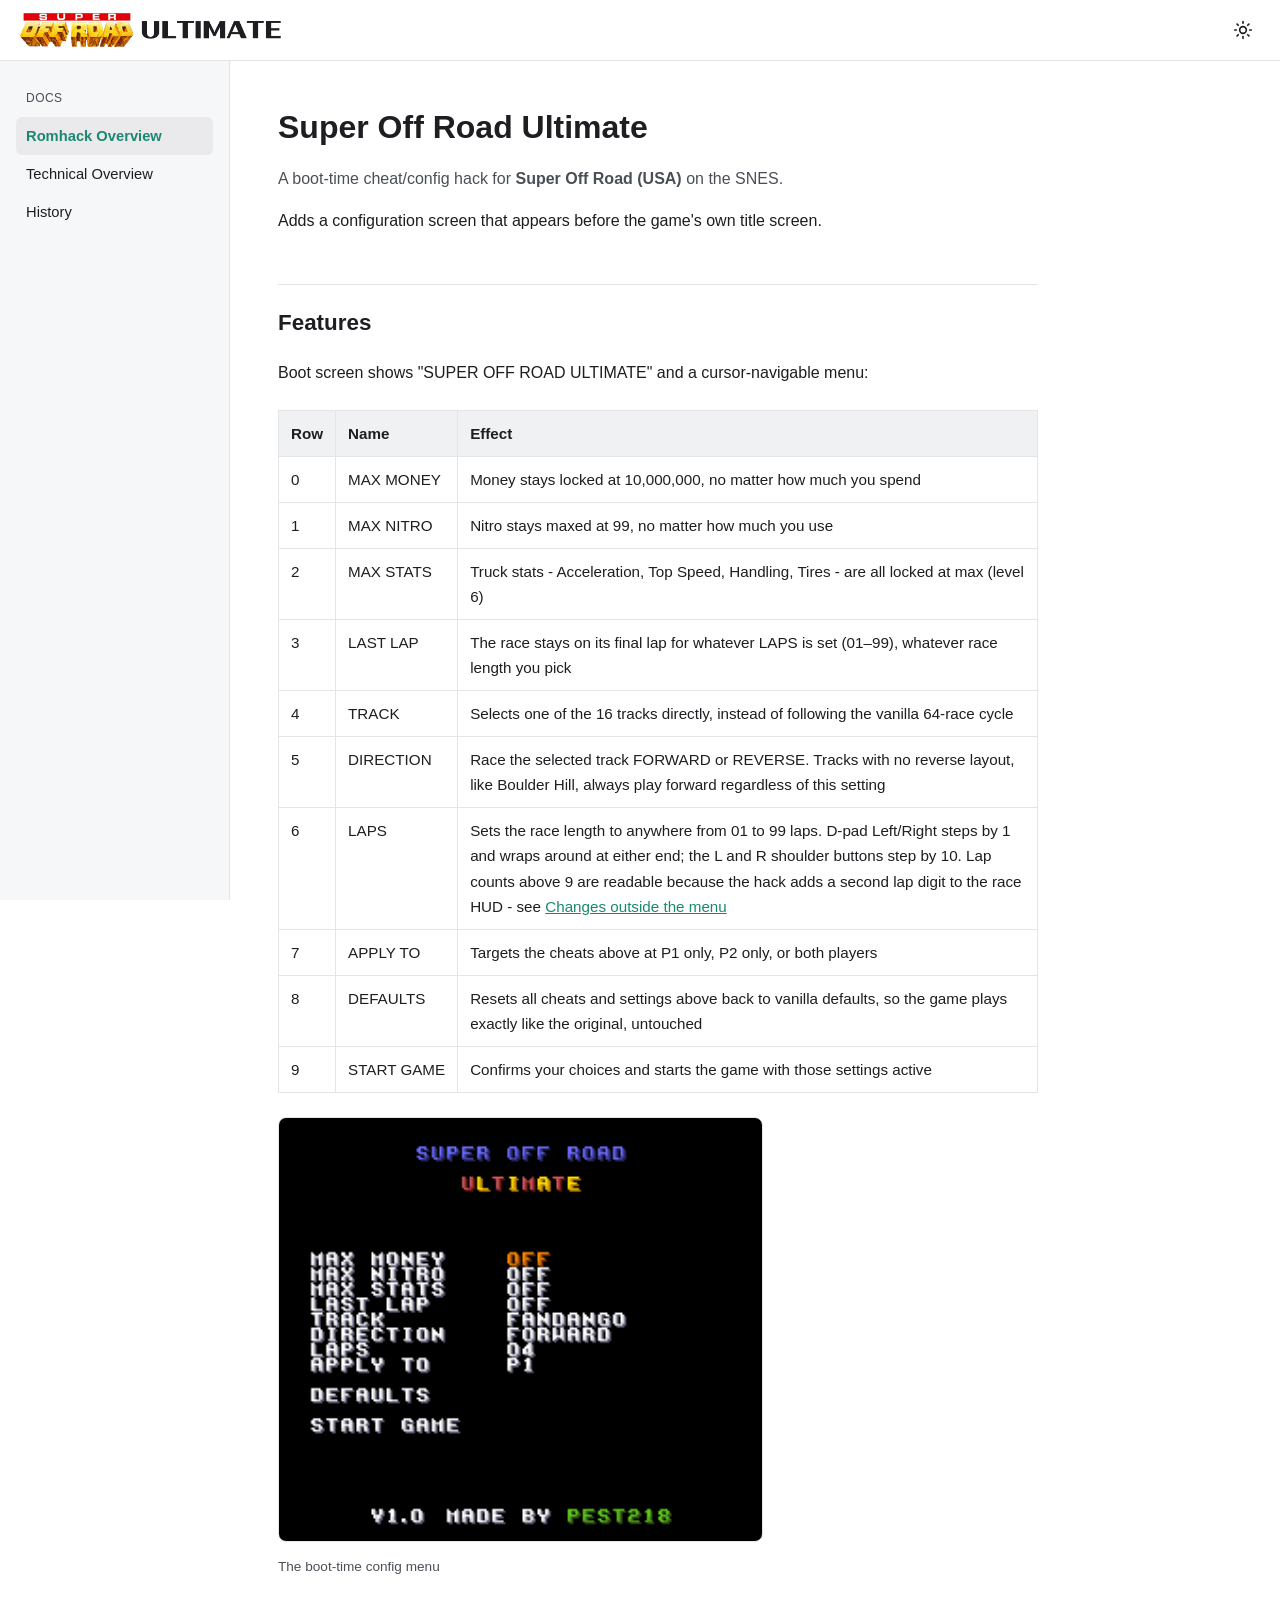
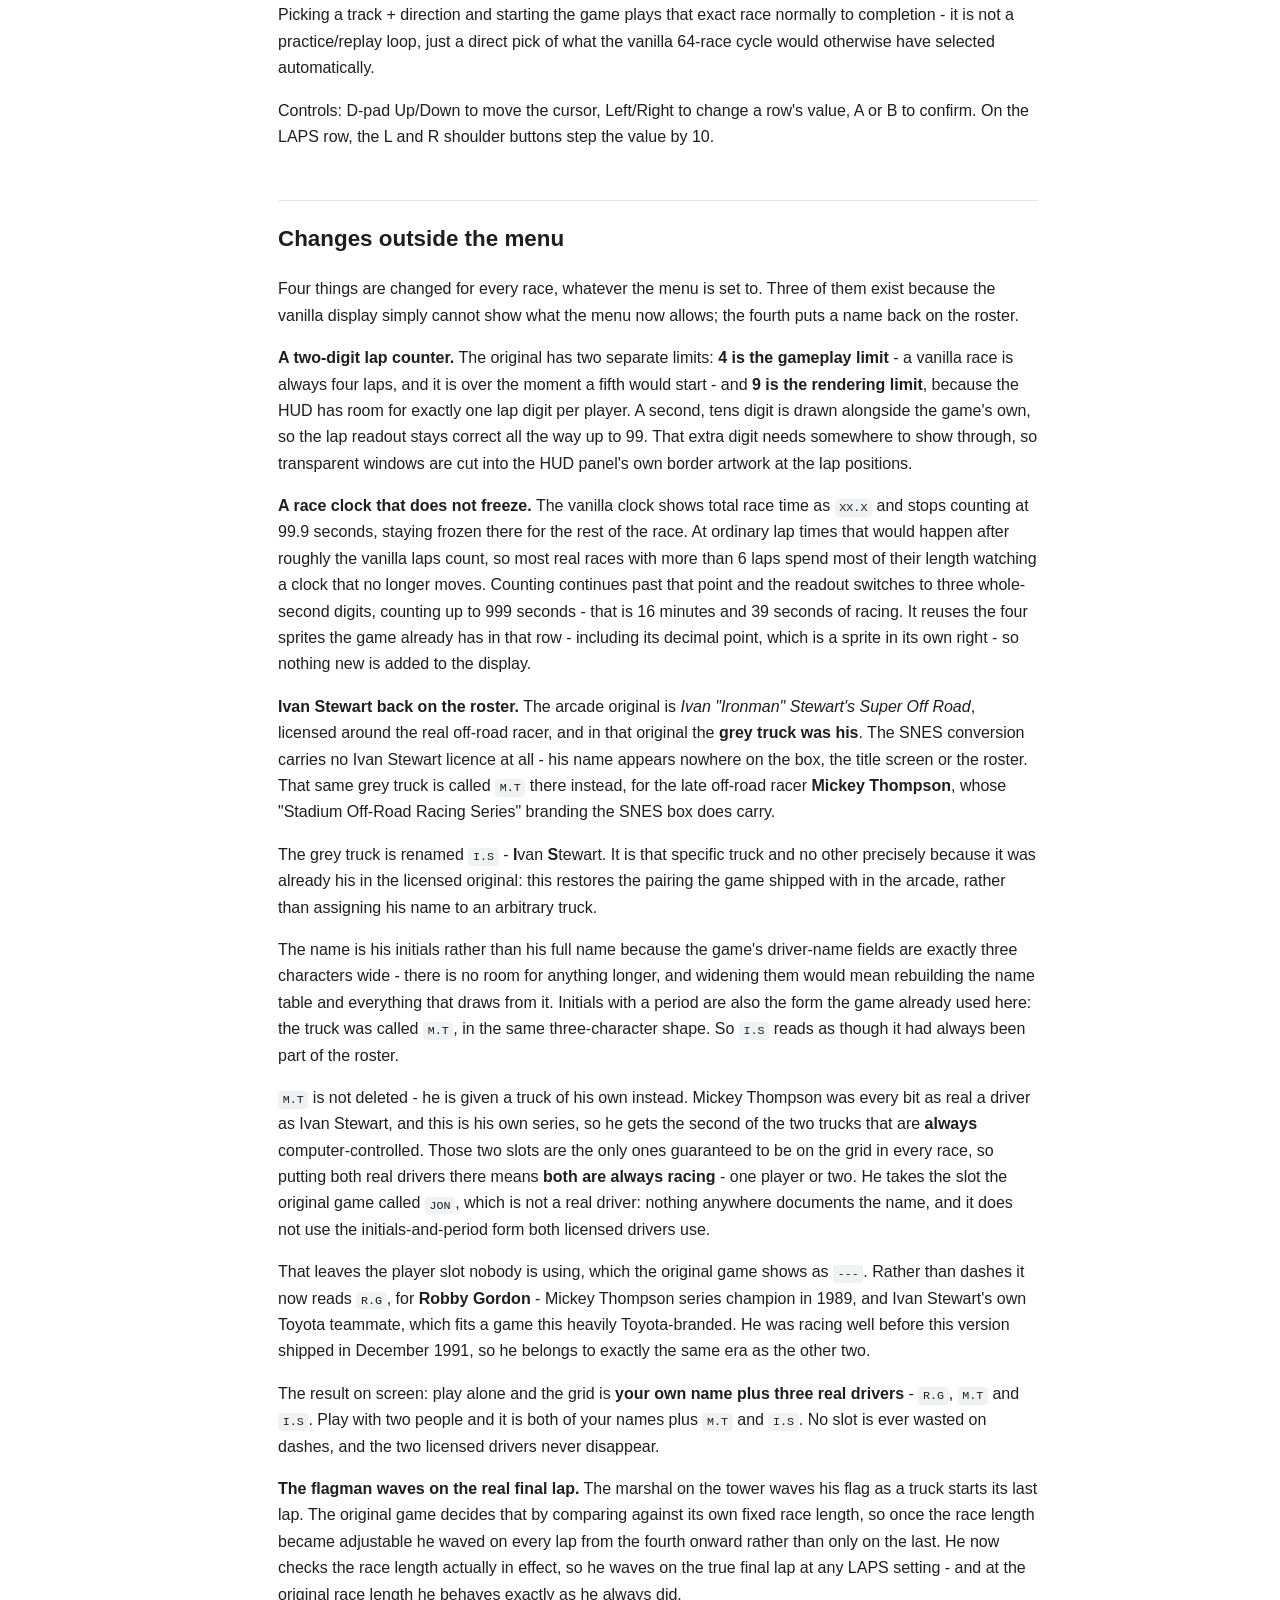
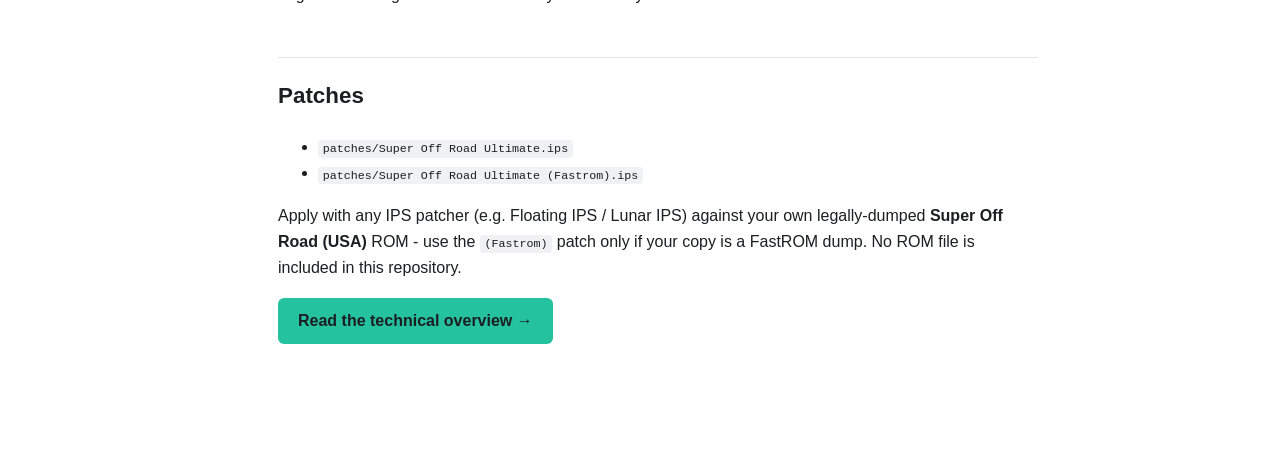
<file: index.html>
<!doctype html>
<html lang="en">
<head>
<meta charset="utf-8">
<meta name="viewport" content="width=device-width, initial-scale=1">
<title>Super Off Road Ultimate</title>
<link rel="stylesheet" href="css/style.css">
<script src="js/theme-toggle.js"></script>
</head>
<body>
<header class="navbar">
  <div class="navbar-inner">
    <a class="navbar-brand" href="index.html" aria-label="Super Off Road Ultimate">
      <img class="navbar-logo logo-light" src="assets/img/logo-header-light.png" alt="Super Off Road Ultimate">
      <img class="navbar-logo logo-dark" src="assets/img/logo-header-dark.png" alt="Super Off Road Ultimate">
    </a>
    <div class="navbar-right">
      <button class="theme-toggle" aria-label="Toggle dark mode">
        <svg class="icon-sun" viewBox="0 0 24 24" fill="none" stroke="currentColor" stroke-width="2" stroke-linecap="round"><circle cx="12" cy="12" r="4"/><path d="M12 2v2M12 20v2M4.93 4.93l1.41 1.41M17.66 17.66l1.41 1.41M2 12h2M20 12h2M4.93 19.07l1.41-1.41M17.66 6.34l1.41-1.41"/></svg>
        <svg class="icon-moon" viewBox="0 0 24 24" fill="currentColor"><path d="M21 12.79A9 9 0 1111.21 3 7 7 0 0021 12.79z"/></svg>
      </button>
    </div>
  </div>
</header>

<div class="layout">
  <nav class="sidebar">
    <div class="sidebar-label">Docs</div>
    <a href="index.html" aria-current="page">Romhack Overview</a>
    <a href="pages/technical-overview.html">Technical Overview</a>
    <a href="pages/history.html">History</a>
  </nav>

  <main>
  <div class="doc-content">
    <h1>Super Off Road Ultimate</h1>
    <p class="tagline">A boot-time cheat/config hack for <strong>Super Off Road (USA)</strong> on the SNES.</p>

    <p>Adds a configuration screen that appears before the game's own title screen.</p>

    <h2>Features</h2>
    <p>Boot screen shows "SUPER OFF ROAD ULTIMATE" and a cursor-navigable menu:</p>

    <table class="menu-table">
      <thead>
        <tr><th>Row</th><th>Name</th><th>Effect</th></tr>
      </thead>
      <tbody>
        <tr><td>0</td><td>MAX MONEY</td><td>Money stays locked at 10,000,000, no matter how much you spend</td></tr>
        <tr><td>1</td><td>MAX NITRO</td><td>Nitro stays maxed at 99, no matter how much you use</td></tr>
        <tr><td>2</td><td>MAX STATS</td><td>Truck stats - Acceleration, Top Speed, Handling, Tires - are all locked at max (level 6)</td></tr>
        <tr><td>3</td><td>LAST LAP</td><td>The race stays on its final lap for whatever LAPS is set (01–99), whatever race length you pick</td></tr>
        <tr><td>4</td><td>TRACK</td><td>Selects one of the 16 tracks directly, instead of following the vanilla 64-race cycle</td></tr>
        <tr><td>5</td><td>DIRECTION</td><td>Race the selected track FORWARD or REVERSE. Tracks with no reverse layout, like Boulder Hill, always play forward regardless of this setting</td></tr>
        <tr><td>6</td><td>LAPS</td><td>Sets the race length to anywhere from 01 to 99 laps. D-pad Left/Right steps by 1 and wraps around at either end; the L and R shoulder buttons step by 10. Lap counts above 9 are readable because the hack adds a second lap digit to the race HUD - see <a href="#outside-menu">Changes outside the menu</a></td></tr>
        <tr><td>7</td><td>APPLY TO</td><td>Targets the cheats above at P1 only, P2 only, or both players</td></tr>
        <tr><td>8</td><td>DEFAULTS</td><td>Resets all cheats and settings above back to vanilla defaults, so the game plays exactly like the original, untouched</td></tr>
        <tr><td>9</td><td>START GAME</td><td>Confirms your choices and starts the game with those settings active</td></tr>
      </tbody>
    </table>

    <figure>
      <img src="assets/img/boot-menu-v3.png" alt="Super Off Road Ultimate boot-time config menu, with LAPS showing a two-digit value" style="width:100%;max-width:485px;border-radius:8px;border:1px solid var(--border);">
      <figcaption>The boot-time config menu</figcaption>
    </figure>

    <p>Picking a track + direction and starting the game plays that exact race normally to completion - it is not a practice/replay loop, just a direct pick of what the vanilla 64-race cycle would otherwise have selected automatically.</p>

    <p>Controls: D-pad Up/Down to move the cursor, Left/Right to change a row's value, A or B to confirm. On the LAPS row, the L and R shoulder buttons step the value by 10.</p>

    <h2 id="outside-menu">Changes outside the menu</h2>
    <p>Four things are changed for every race, whatever the menu is set to. Three of them exist because the vanilla display simply cannot show what the menu now allows; the fourth puts a name back on the roster.</p>

    <p><strong>A two-digit lap counter.</strong> The original has two separate limits: <strong>4 is the gameplay limit</strong> - a vanilla race is always four laps, and it is over the moment a fifth would start - and <strong>9 is the rendering limit</strong>, because the HUD has room for exactly one lap digit per player. A second, tens digit is drawn alongside the game's own, so the lap readout stays correct all the way up to 99. That extra digit needs somewhere to show through, so transparent windows are cut into the HUD panel's own border artwork at the lap positions.</p>

    <p><strong>A race clock that does not freeze.</strong> The vanilla clock shows total race time as <code>XX.X</code> and stops counting at 99.9 seconds, staying frozen there for the rest of the race. At ordinary lap times that would happen after roughly the vanilla laps count, so most real races with more than 6 laps spend most of their length watching a clock that no longer moves. Counting continues past that point and the readout switches to three whole-second digits, counting up to 999 seconds - that is 16 minutes and 39 seconds of racing. It reuses the four sprites the game already has in that row - including its decimal point, which is a sprite in its own right - so nothing new is added to the display.</p>

    <p><strong>Ivan Stewart back on the roster.</strong> The arcade original is <em>Ivan "Ironman" Stewart's Super Off Road</em>, licensed around the real off-road racer, and in that original the <strong>grey truck was his</strong>. The SNES conversion carries no Ivan Stewart licence at all - his name appears nowhere on the box, the title screen or the roster. That same grey truck is called <code>M.T</code> there instead, for the late off-road racer <strong>Mickey Thompson</strong>, whose "Stadium Off-Road Racing Series" branding the SNES box does carry.</p>
    <p>The grey truck is renamed <code>I.S</code> - <strong>I</strong>van <strong>S</strong>tewart. It is that specific truck and no other precisely because it was already his in the licensed original: this restores the pairing the game shipped with in the arcade, rather than assigning his name to an arbitrary truck.</p>
    <p>The name is his initials rather than his full name because the game's driver-name fields are exactly three characters wide - there is no room for anything longer, and widening them would mean rebuilding the name table and everything that draws from it. Initials with a period are also the form the game already used here: the truck was called <code>M.T</code>, in the same three-character shape. So <code>I.S</code> reads as though it had always been part of the roster.</p>
    <p><code>M.T</code> is not deleted - he is given a truck of his own instead. Mickey Thompson was every bit as real a driver as Ivan Stewart, and this is his own series, so he gets the second of the two trucks that are <strong>always</strong> computer-controlled. Those two slots are the only ones guaranteed to be on the grid in every race, so putting both real drivers there means <strong>both are always racing</strong> - one player or two. He takes the slot the original game called <code>JON</code>, which is not a real driver: nothing anywhere documents the name, and it does not use the initials-and-period form both licensed drivers use.</p>
    <p>That leaves the player slot nobody is using, which the original game shows as <code>---</code>. Rather than dashes it now reads <code>R.G</code>, for <strong>Robby Gordon</strong> - Mickey Thompson series champion in 1989, and Ivan Stewart's own Toyota teammate, which fits a game this heavily Toyota-branded. He was racing well before this version shipped in December 1991, so he belongs to exactly the same era as the other two.</p>
    <p>The result on screen: play alone and the grid is <strong>your own name plus three real drivers</strong> - <code>R.G</code>, <code>M.T</code> and <code>I.S</code>. Play with two people and it is both of your names plus <code>M.T</code> and <code>I.S</code>. No slot is ever wasted on dashes, and the two licensed drivers never disappear.</p>

    <p><strong>The flagman waves on the real final lap.</strong> The marshal on the tower waves his flag as a truck starts its last lap. The original game decides that by comparing against its own fixed race length, so once the race length became adjustable he waved on every lap from the fourth onward rather than only on the last. He now checks the race length actually in effect, so he waves on the true final lap at any LAPS setting - and at the original race length he behaves exactly as he always did.</p>

    <h2>Patches</h2>
    <ul>
      <li><code>patches/Super Off Road Ultimate.ips</code></li>
      <li><code>patches/Super Off Road Ultimate (Fastrom).ips</code></li>
    </ul>
    <p>Apply with any IPS patcher (e.g. Floating IPS / Lunar IPS) against your own legally-dumped <strong>Super Off Road (USA)</strong> ROM - use the <code>(Fastrom)</code> patch only if your copy is a FastROM dump. No ROM file is included in this repository.</p>

    <p><a class="button" href="pages/technical-overview.html">Read the technical overview →</a></p>
  </div>
  </main>
</div>
</body>
</html>
</file>
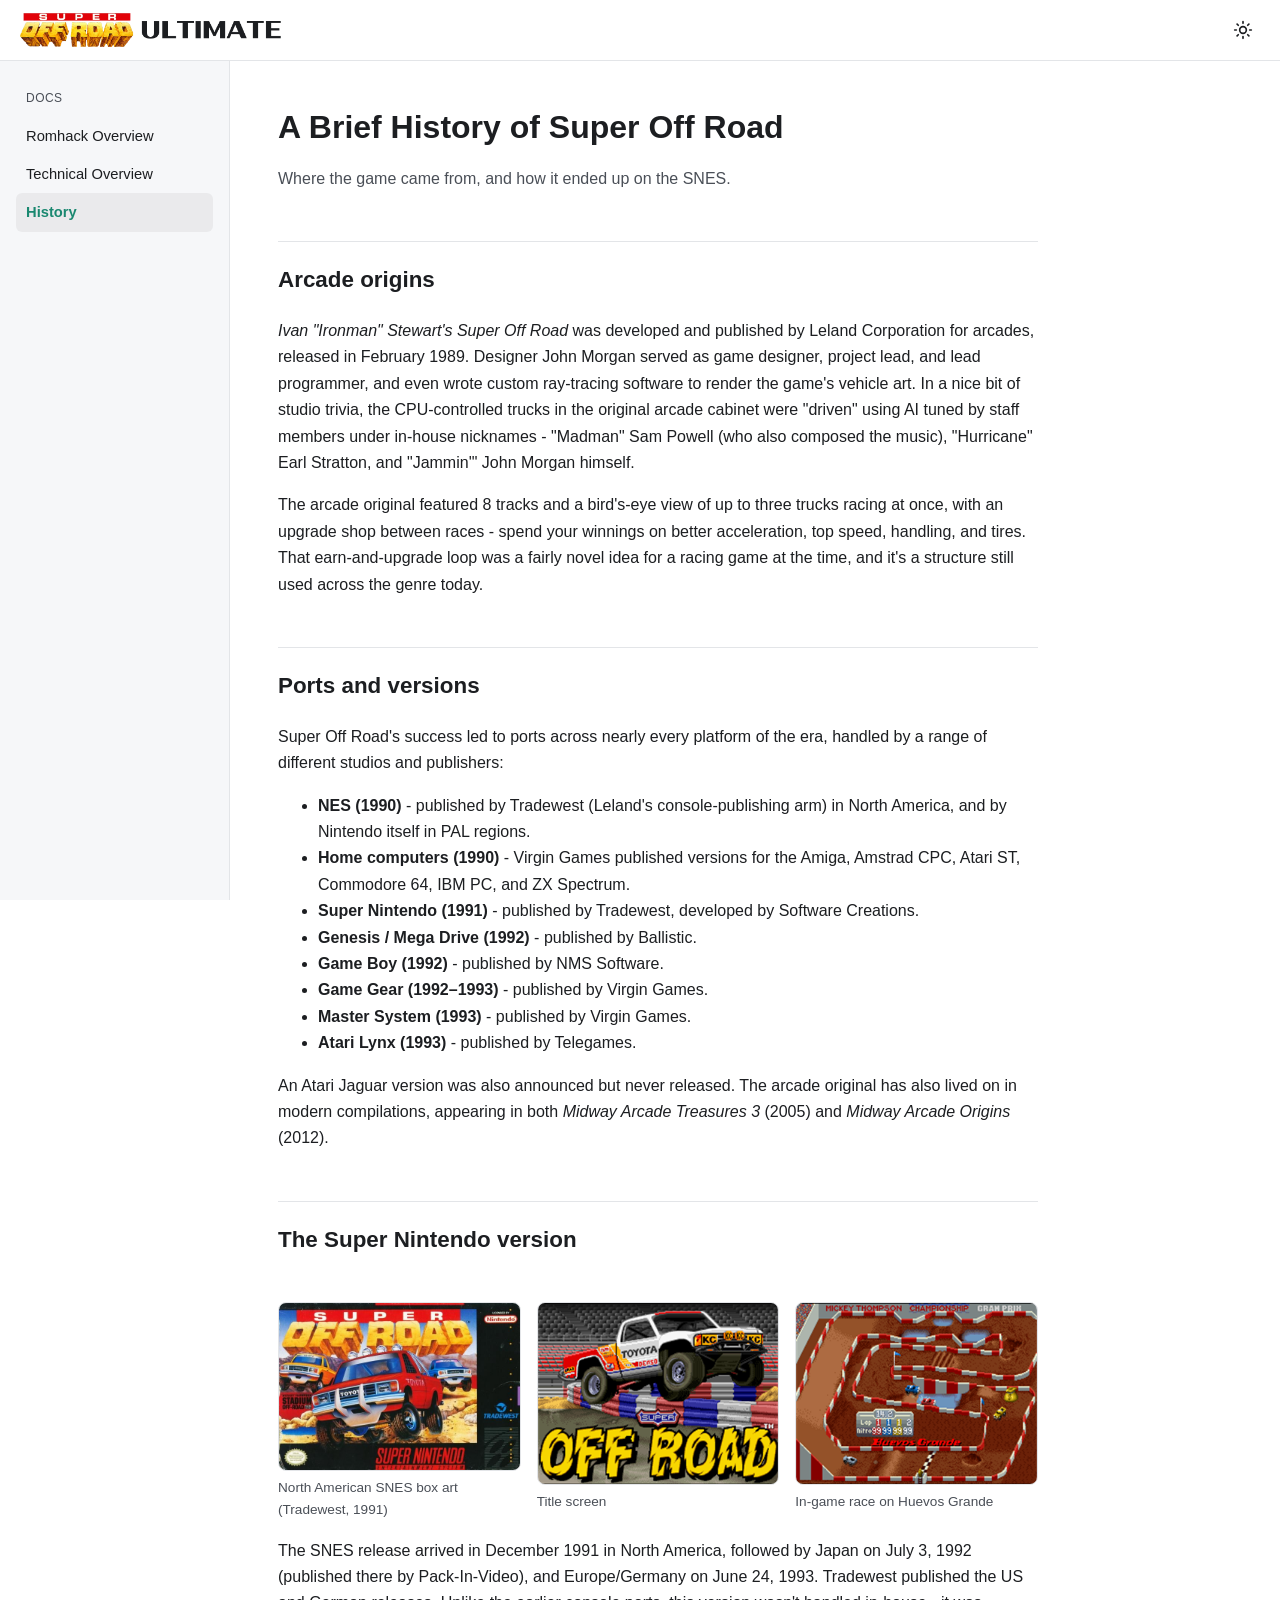
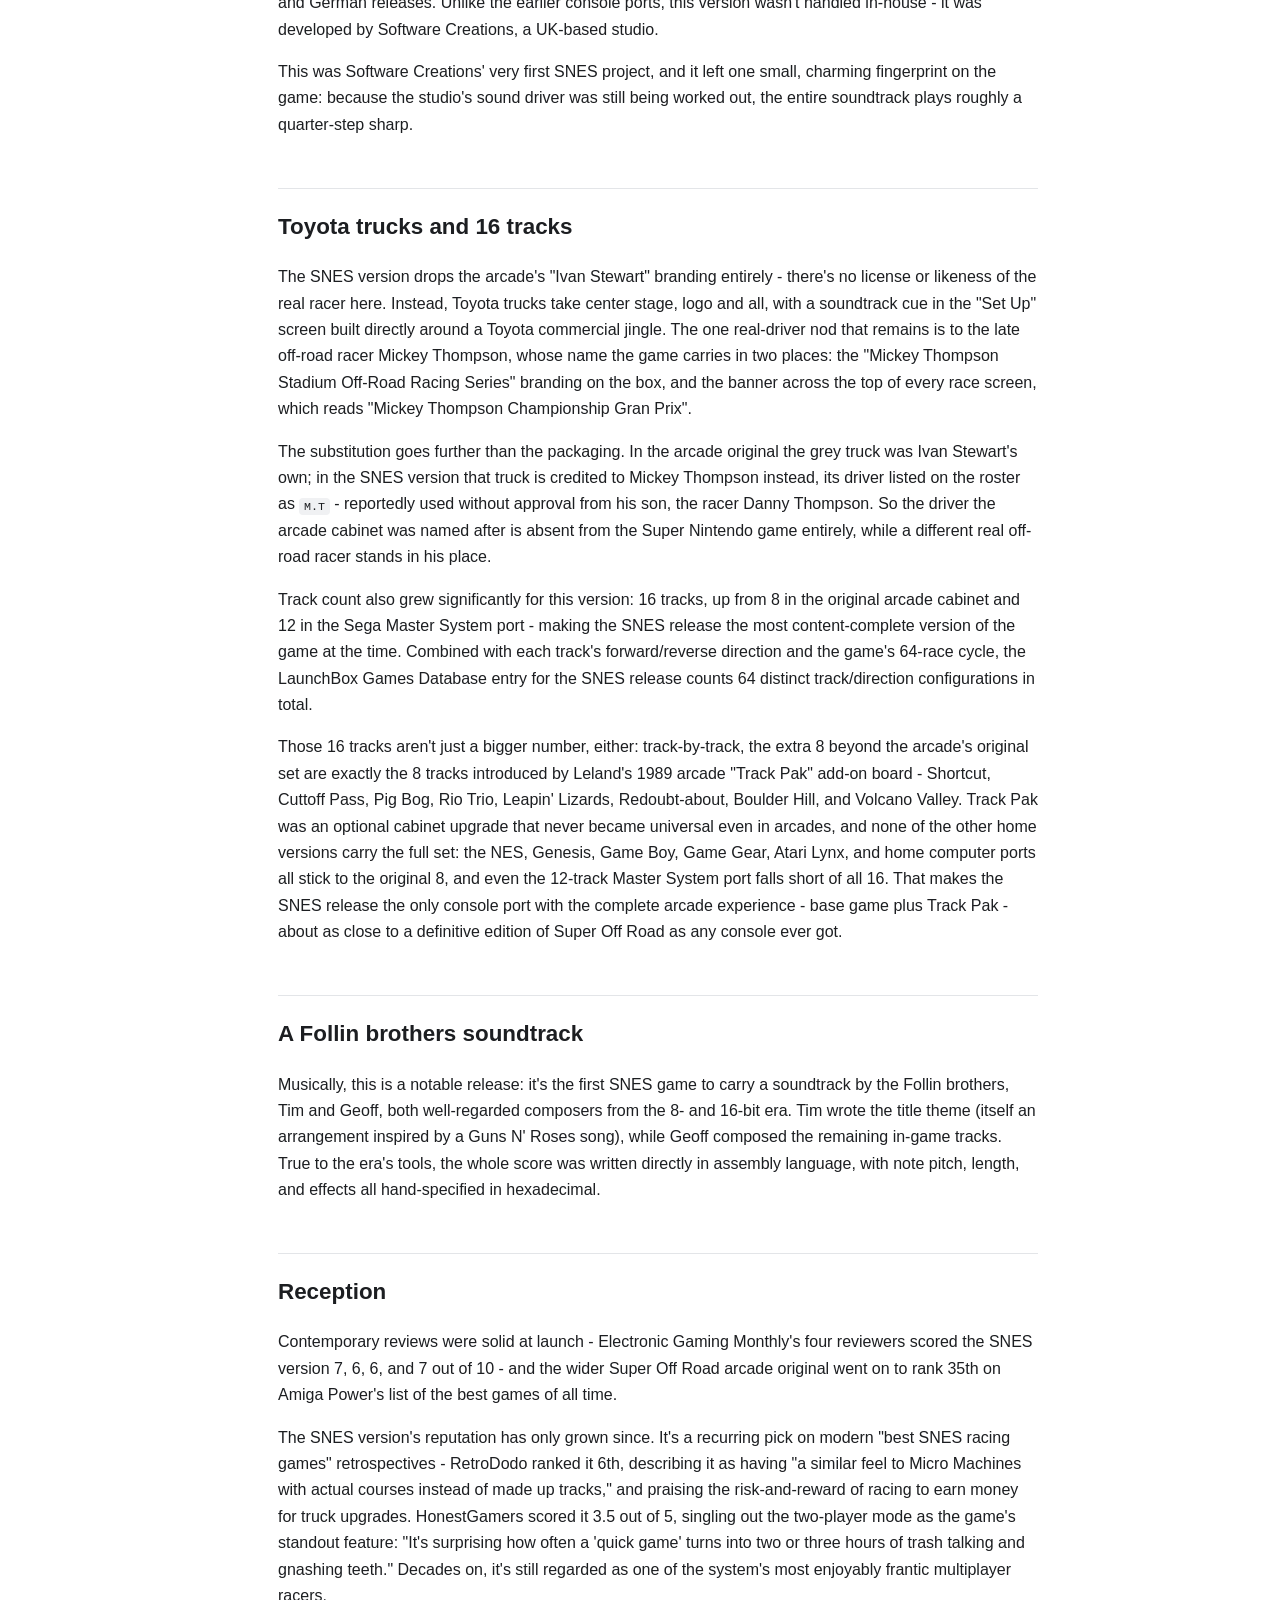
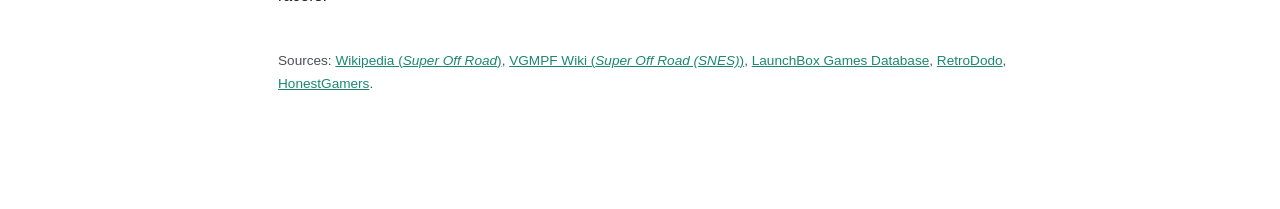
<file: pages/history.html>
<!doctype html>
<html lang="en">
<head>
<meta charset="utf-8">
<meta name="viewport" content="width=device-width, initial-scale=1">
<title>History - Super Off Road Ultimate</title>
<link rel="stylesheet" href="../css/style.css">
<script src="../js/theme-toggle.js"></script>
</head>
<body>
<header class="navbar">
  <div class="navbar-inner">
    <a class="navbar-brand" href="../index.html" aria-label="Super Off Road Ultimate">
      <img class="navbar-logo logo-light" src="../assets/img/logo-header-light.png" alt="Super Off Road Ultimate">
      <img class="navbar-logo logo-dark" src="../assets/img/logo-header-dark.png" alt="Super Off Road Ultimate">
    </a>
    <div class="navbar-right">
      <button class="theme-toggle" aria-label="Toggle dark mode">
        <svg class="icon-sun" viewBox="0 0 24 24" fill="none" stroke="currentColor" stroke-width="2" stroke-linecap="round"><circle cx="12" cy="12" r="4"/><path d="M12 2v2M12 20v2M4.93 4.93l1.41 1.41M17.66 17.66l1.41 1.41M2 12h2M20 12h2M4.93 19.07l1.41-1.41M17.66 6.34l1.41-1.41"/></svg>
        <svg class="icon-moon" viewBox="0 0 24 24" fill="currentColor"><path d="M21 12.79A9 9 0 1111.21 3 7 7 0 0021 12.79z"/></svg>
      </button>
    </div>
  </div>
</header>

<div class="layout">
  <nav class="sidebar">
    <div class="sidebar-label">Docs</div>
    <a href="../index.html">Romhack Overview</a>
    <a href="technical-overview.html">Technical Overview</a>
    <a href="history.html" aria-current="page">History</a>
  </nav>

  <main>
  <div class="doc-content">
    <h1>A Brief History of Super Off Road</h1>
    <p class="tagline">Where the game came from, and how it ended up on the SNES.</p>

    <h2 id="arcade-origins">Arcade origins</h2>
    <p><em>Ivan "Ironman" Stewart's Super Off Road</em> was developed and published by Leland Corporation for arcades, released in February 1989. Designer John Morgan served as game designer, project lead, and lead programmer, and even wrote custom ray-tracing software to render the game's vehicle art. In a nice bit of studio trivia, the CPU-controlled trucks in the original arcade cabinet were "driven" using AI tuned by staff members under in-house nicknames - "Madman" Sam Powell (who also composed the music), "Hurricane" Earl Stratton, and "Jammin'" John Morgan himself.</p>
    <p>The arcade original featured 8 tracks and a bird's-eye view of up to three trucks racing at once, with an upgrade shop between races - spend your winnings on better acceleration, top speed, handling, and tires. That earn-and-upgrade loop was a fairly novel idea for a racing game at the time, and it's a structure still used across the genre today.</p>

    <h2 id="ports">Ports and versions</h2>
    <p>Super Off Road's success led to ports across nearly every platform of the era, handled by a range of different studios and publishers:</p>
    <ul>
      <li><strong>NES (1990)</strong> - published by Tradewest (Leland's console-publishing arm) in North America, and by Nintendo itself in PAL regions.</li>
      <li><strong>Home computers (1990)</strong> - Virgin Games published versions for the Amiga, Amstrad CPC, Atari ST, Commodore 64, IBM PC, and ZX Spectrum.</li>
      <li><strong>Super Nintendo (1991)</strong> - published by Tradewest, developed by Software Creations.</li>
      <li><strong>Genesis / Mega Drive (1992)</strong> - published by Ballistic.</li>
      <li><strong>Game Boy (1992)</strong> - published by NMS Software.</li>
      <li><strong>Game Gear (1992–1993)</strong> - published by Virgin Games.</li>
      <li><strong>Master System (1993)</strong> - published by Virgin Games.</li>
      <li><strong>Atari Lynx (1993)</strong> - published by Telegames.</li>
    </ul>
    <p>An Atari Jaguar version was also announced but never released. The arcade original has also lived on in modern compilations, appearing in both <em>Midway Arcade Treasures 3</em> (2005) and <em>Midway Arcade Origins</em> (2012).</p>

    <h2 id="snes-version">The Super Nintendo version</h2>
    <div class="screenshot-gallery">
      <figure>
        <img src="assets/img/super-off-road-snes-box.jpg" alt="Super Off Road SNES box art" style="border-radius:8px;border:1px solid var(--border);">
        <figcaption>North American SNES box art (Tradewest, 1991)</figcaption>
      </figure>
      <figure>
        <img src="assets/img/snes-title-screen.png" alt="Super Off Road SNES title screen" style="border-radius:8px;border:1px solid var(--border);">
        <figcaption>Title screen</figcaption>
      </figure>
      <figure>
        <img src="assets/img/snes-gameplay-huevos-grande.png" alt="Super Off Road SNES gameplay on the Huevos Grande track" style="border-radius:8px;border:1px solid var(--border);">
        <figcaption>In-game race on Huevos Grande</figcaption>
      </figure>
    </div>
    <p>The SNES release arrived in December 1991 in North America, followed by Japan on July 3, 1992 (published there by Pack-In-Video), and Europe/Germany on June 24, 1993. Tradewest published the US and German releases. Unlike the earlier console ports, this version wasn't handled in-house - it was developed by Software Creations, a UK-based studio.</p>
    <p>This was Software Creations' very first SNES project, and it left one small, charming fingerprint on the game: because the studio's sound driver was still being worked out, the entire soundtrack plays roughly a quarter-step sharp.</p>

    <h2 id="toyota-tracks">Toyota trucks and 16 tracks</h2>
    <p>The SNES version drops the arcade's "Ivan Stewart" branding entirely - there's no license or likeness of the real racer here. Instead, Toyota trucks take center stage, logo and all, with a soundtrack cue in the "Set Up" screen built directly around a Toyota commercial jingle. The one real-driver nod that remains is to the late off-road racer Mickey Thompson, whose name the game carries in two places: the "Mickey Thompson Stadium Off-Road Racing Series" branding on the box, and the banner across the top of every race screen, which reads "Mickey Thompson Championship Gran Prix".</p>
    <p>The substitution goes further than the packaging. In the arcade original the grey truck was Ivan Stewart's own; in the SNES version that truck is credited to Mickey Thompson instead, its driver listed on the roster as <code>M.T</code> - reportedly used without approval from his son, the racer Danny Thompson. So the driver the arcade cabinet was named after is absent from the Super Nintendo game entirely, while a different real off-road racer stands in his place.</p>
    <p>Track count also grew significantly for this version: 16 tracks, up from 8 in the original arcade cabinet and 12 in the Sega Master System port - making the SNES release the most content-complete version of the game at the time. Combined with each track's forward/reverse direction and the game's 64-race cycle, the LaunchBox Games Database entry for the SNES release counts 64 distinct track/direction configurations in total.</p>
    <p>Those 16 tracks aren't just a bigger number, either: track-by-track, the extra 8 beyond the arcade's original set are exactly the 8 tracks introduced by Leland's 1989 arcade "Track Pak" add-on board - Shortcut, Cuttoff Pass, Pig Bog, Rio Trio, Leapin' Lizards, Redoubt-about, Boulder Hill, and Volcano Valley. Track Pak was an optional cabinet upgrade that never became universal even in arcades, and none of the other home versions carry the full set: the NES, Genesis, Game Boy, Game Gear, Atari Lynx, and home computer ports all stick to the original 8, and even the 12-track Master System port falls short of all 16. That makes the SNES release the only console port with the complete arcade experience - base game plus Track Pak - about as close to a definitive edition of Super Off Road as any console ever got.</p>

    <h2 id="soundtrack">A Follin brothers soundtrack</h2>
    <p>Musically, this is a notable release: it's the first SNES game to carry a soundtrack by the Follin brothers, Tim and Geoff, both well-regarded composers from the 8- and 16-bit era. Tim wrote the title theme (itself an arrangement inspired by a Guns N' Roses song), while Geoff composed the remaining in-game tracks. True to the era's tools, the whole score was written directly in assembly language, with note pitch, length, and effects all hand-specified in hexadecimal.</p>

    <h2 id="reception">Reception</h2>
    <p>Contemporary reviews were solid at launch - Electronic Gaming Monthly's four reviewers scored the SNES version 7, 6, 6, and 7 out of 10 - and the wider Super Off Road arcade original went on to rank 35th on Amiga Power's list of the best games of all time.</p>
    <p>The SNES version's reputation has only grown since. It's a recurring pick on modern "best SNES racing games" retrospectives - RetroDodo ranked it 6th, describing it as having "a similar feel to Micro Machines with actual courses instead of made up tracks," and praising the risk-and-reward of racing to earn money for truck upgrades. HonestGamers scored it 3.5 out of 5, singling out the two-player mode as the game's standout feature: "It's surprising how often a 'quick game' turns into two or three hours of trash talking and gnashing teeth." Decades on, it's still regarded as one of the system's most enjoyably frantic multiplayer racers.</p>

    <p style="color:var(--text-muted);font-size:0.85rem;margin-top:3em;">Sources: <a href="https://en.wikipedia.org/wiki/Super_Off_Road" target="_blank" rel="noopener">Wikipedia (<em>Super Off Road</em>)</a>, <a href="https://www.vgmpf.com/Wiki/index.php?title=Super_Off_Road_%28SNES%29" target="_blank" rel="noopener">VGMPF Wiki (<em>Super Off Road (SNES)</em>)</a>, <a href="https://gamesdb.launchbox-app.com/games/details/2643-super-off-road" target="_blank" rel="noopener">LaunchBox Games Database</a>, <a href="https://retrododo.com/best-snes-racing-games/" target="_blank" rel="noopener">RetroDodo</a>, <a href="http://www.honestgamers.com/3695/snes/super-off-road/review.html" target="_blank" rel="noopener">HonestGamers</a>.</p>
  </div>
  </main>
</div>
</body>
</html>
</file>
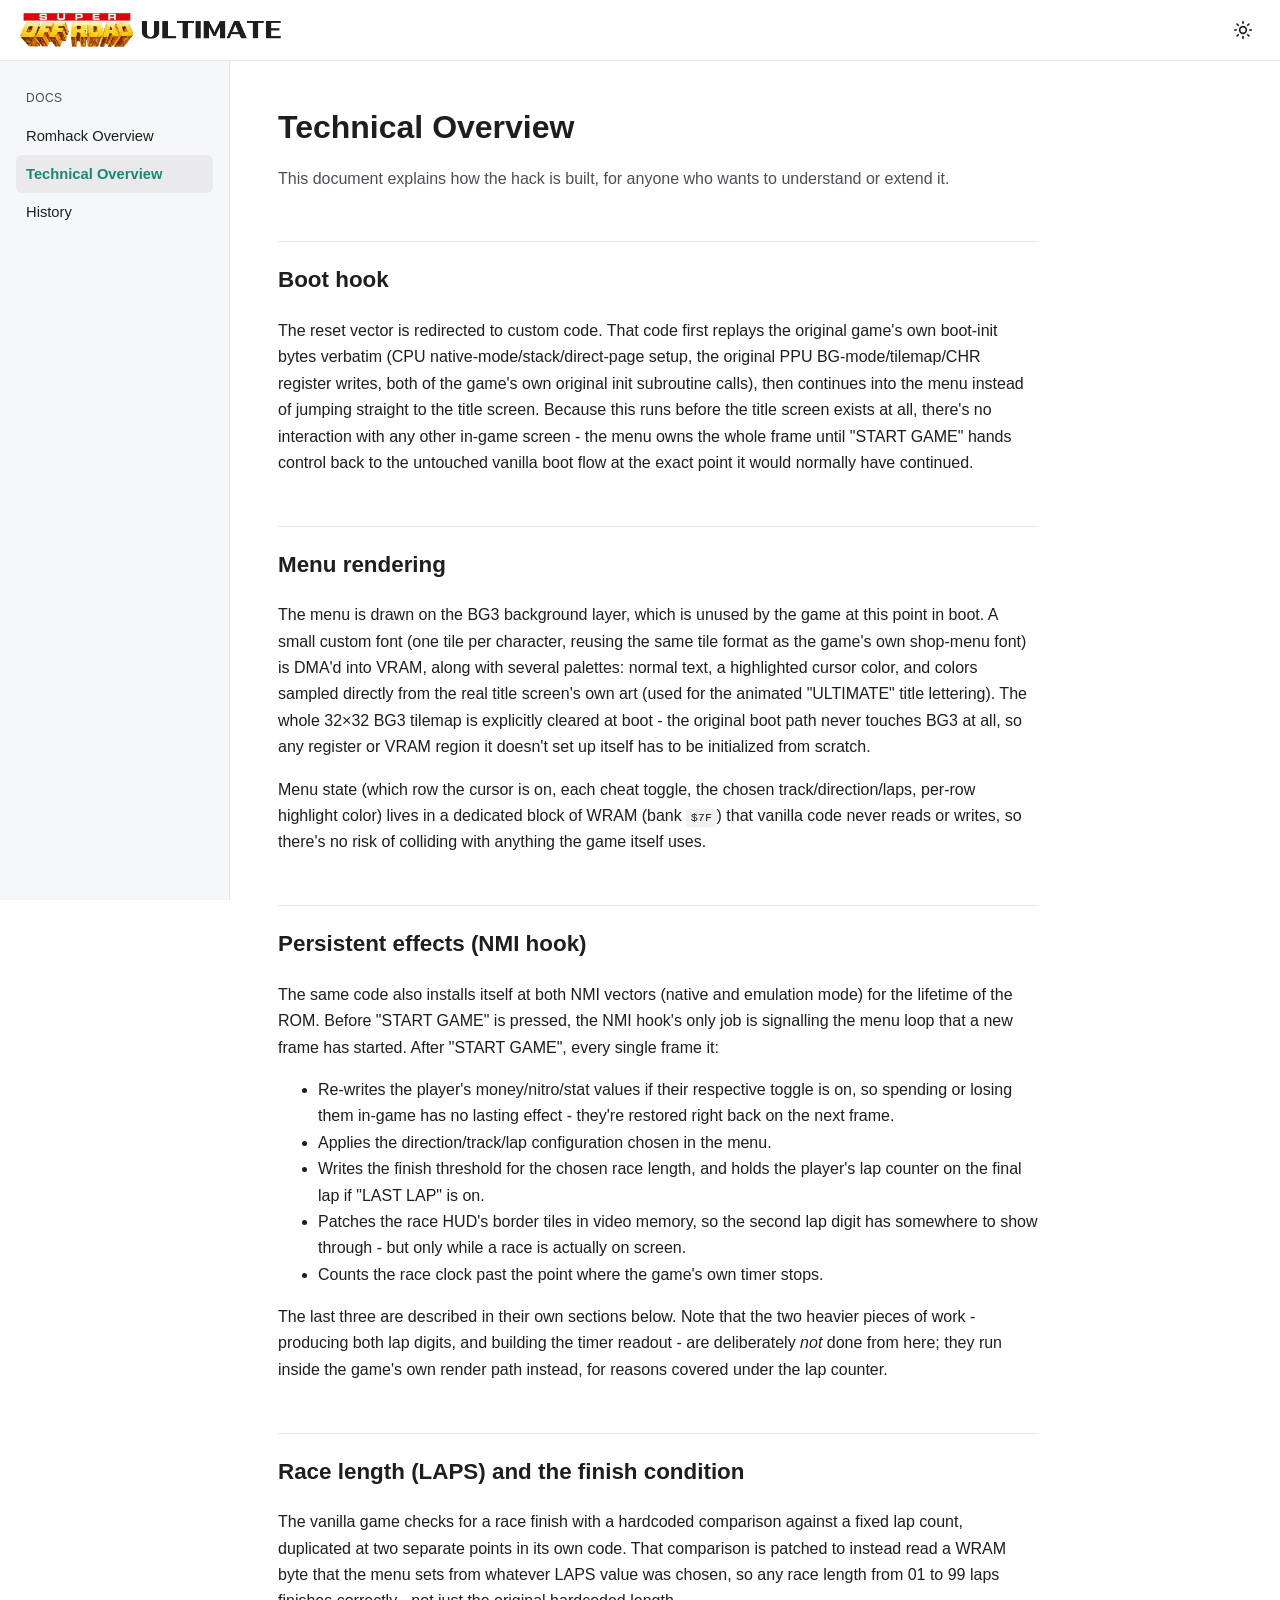
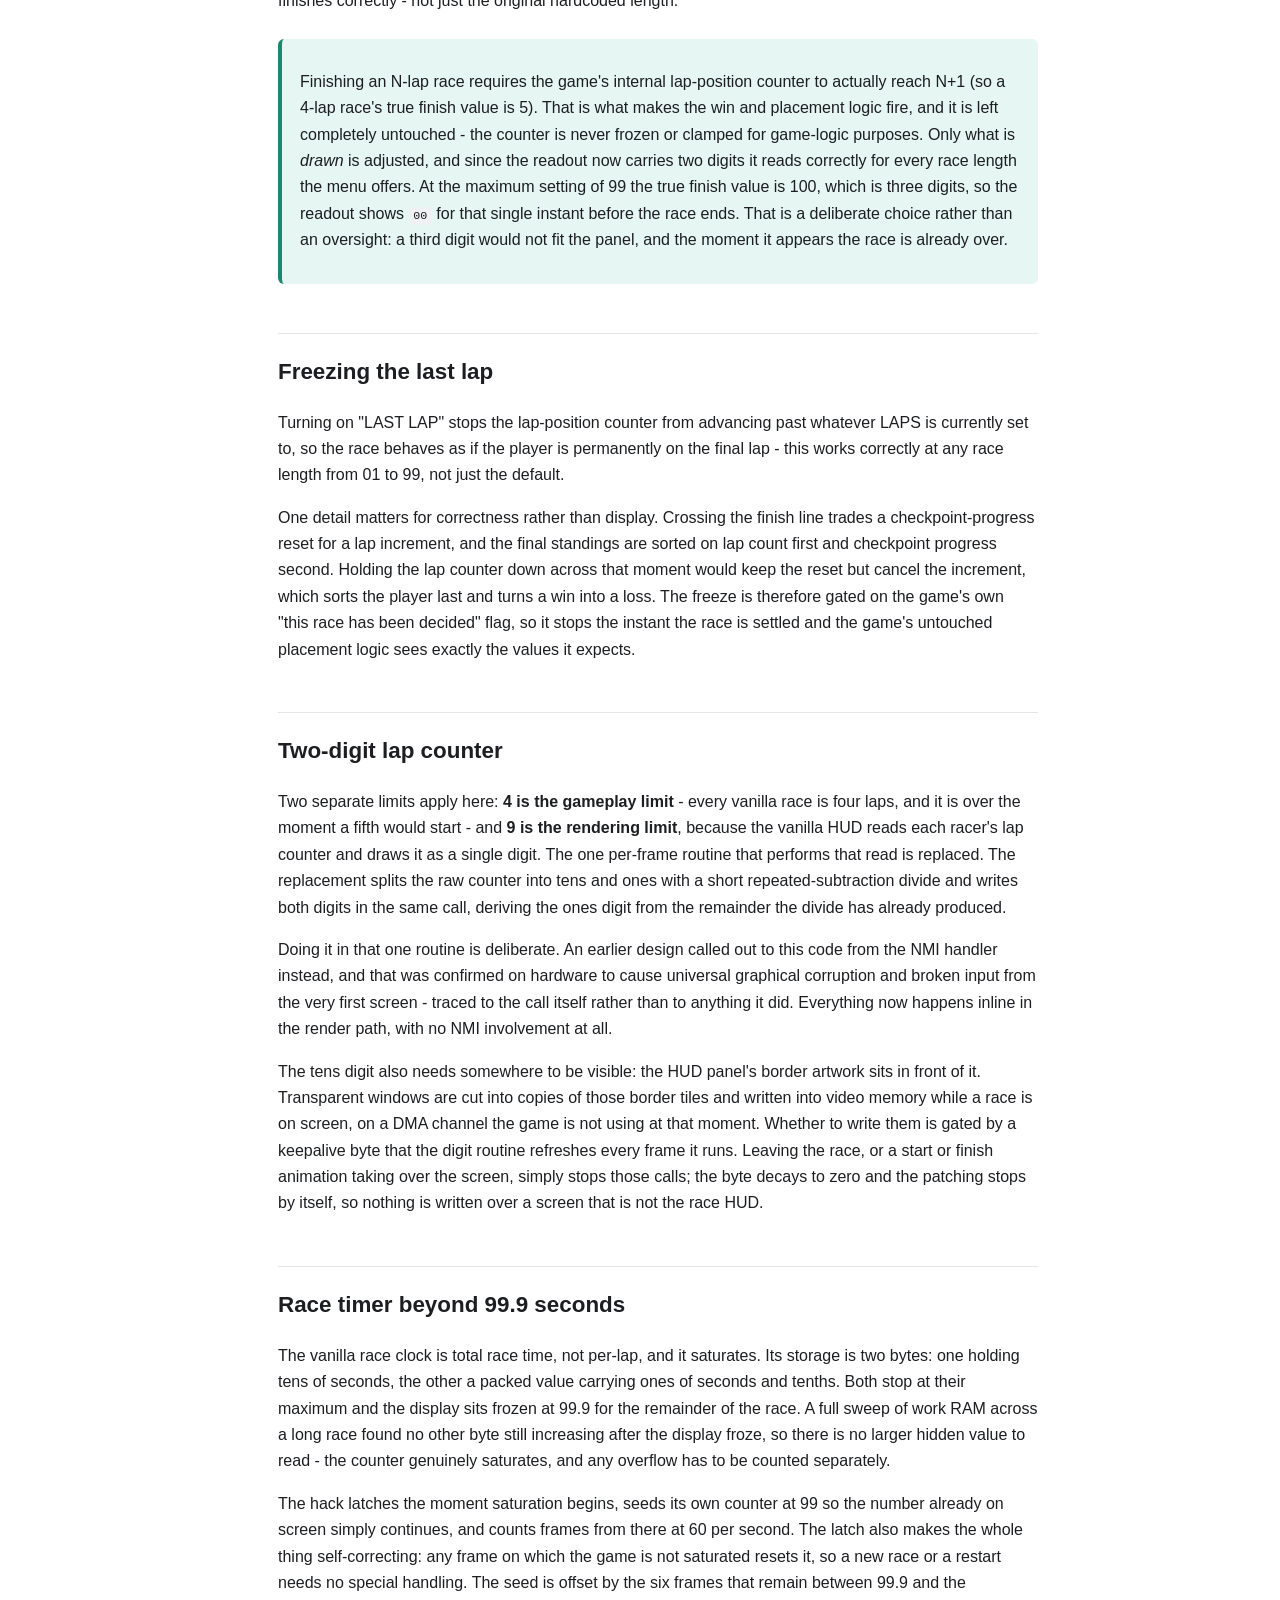
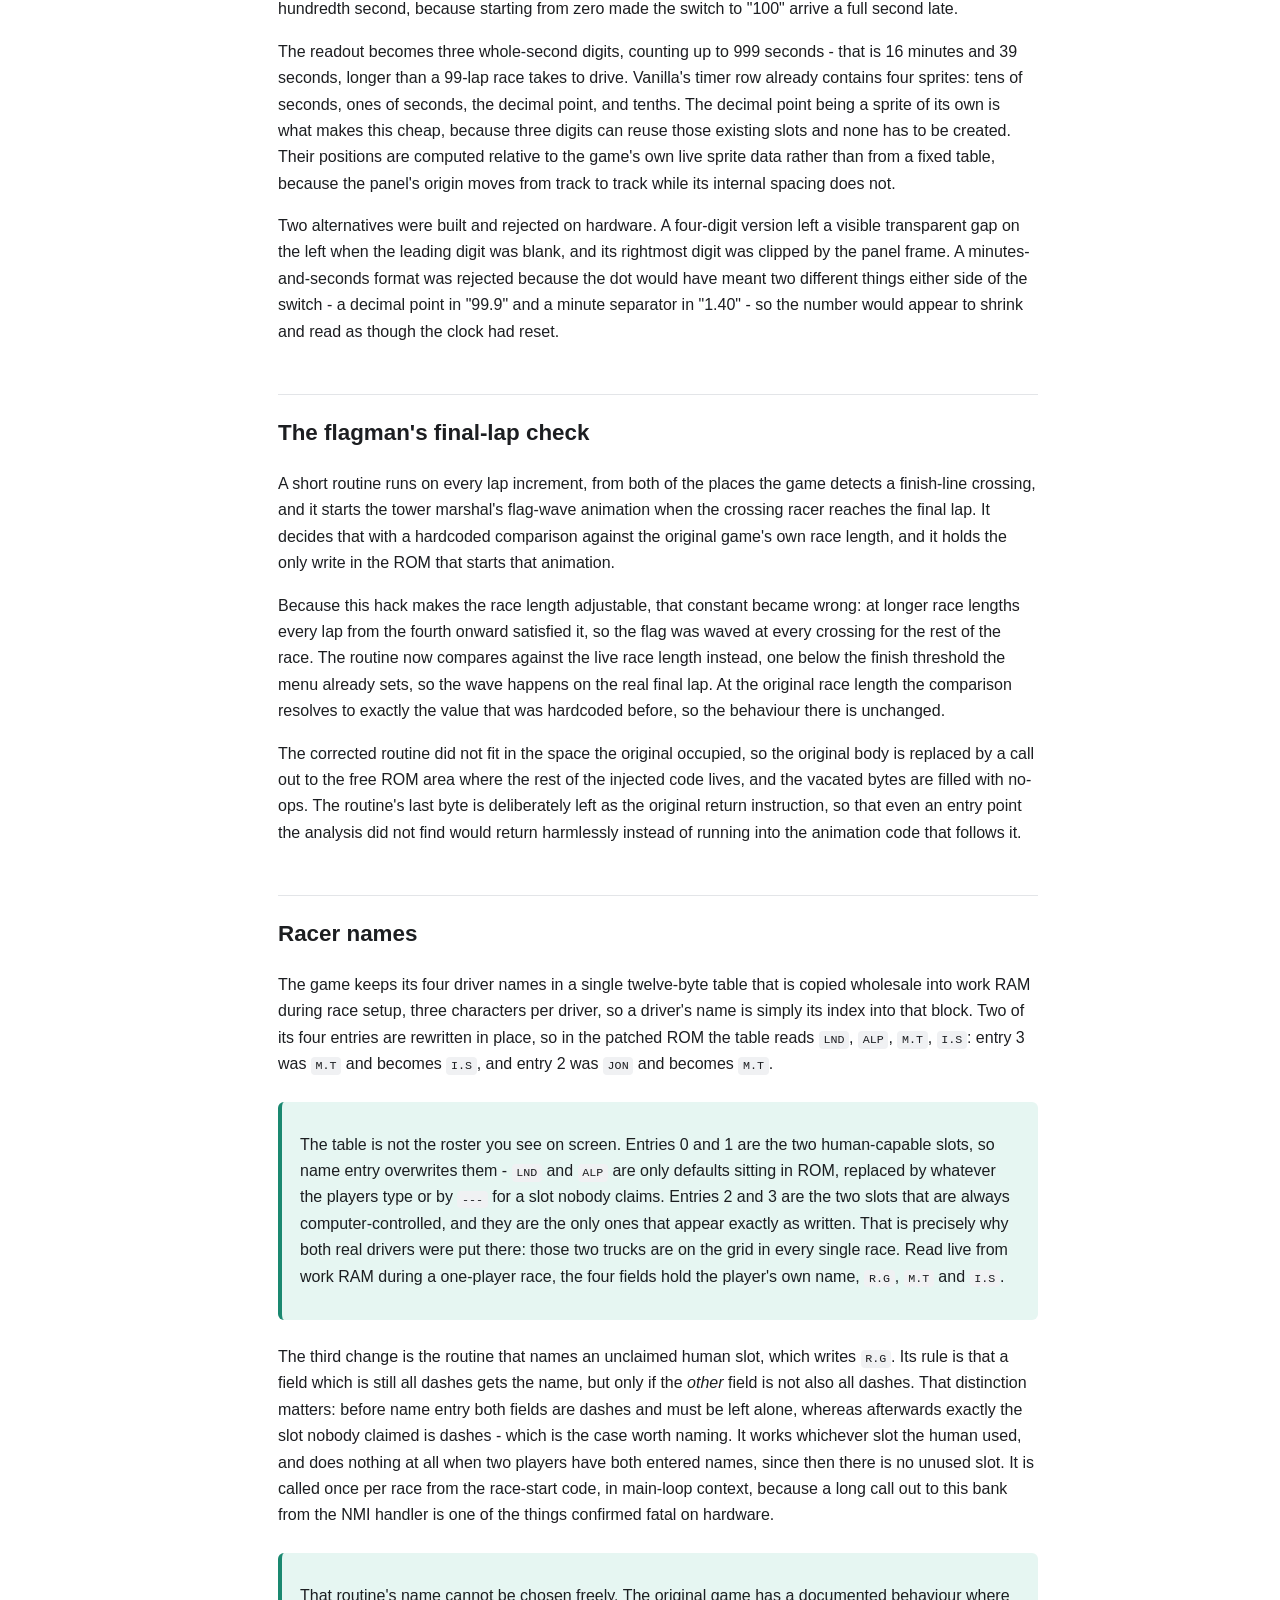
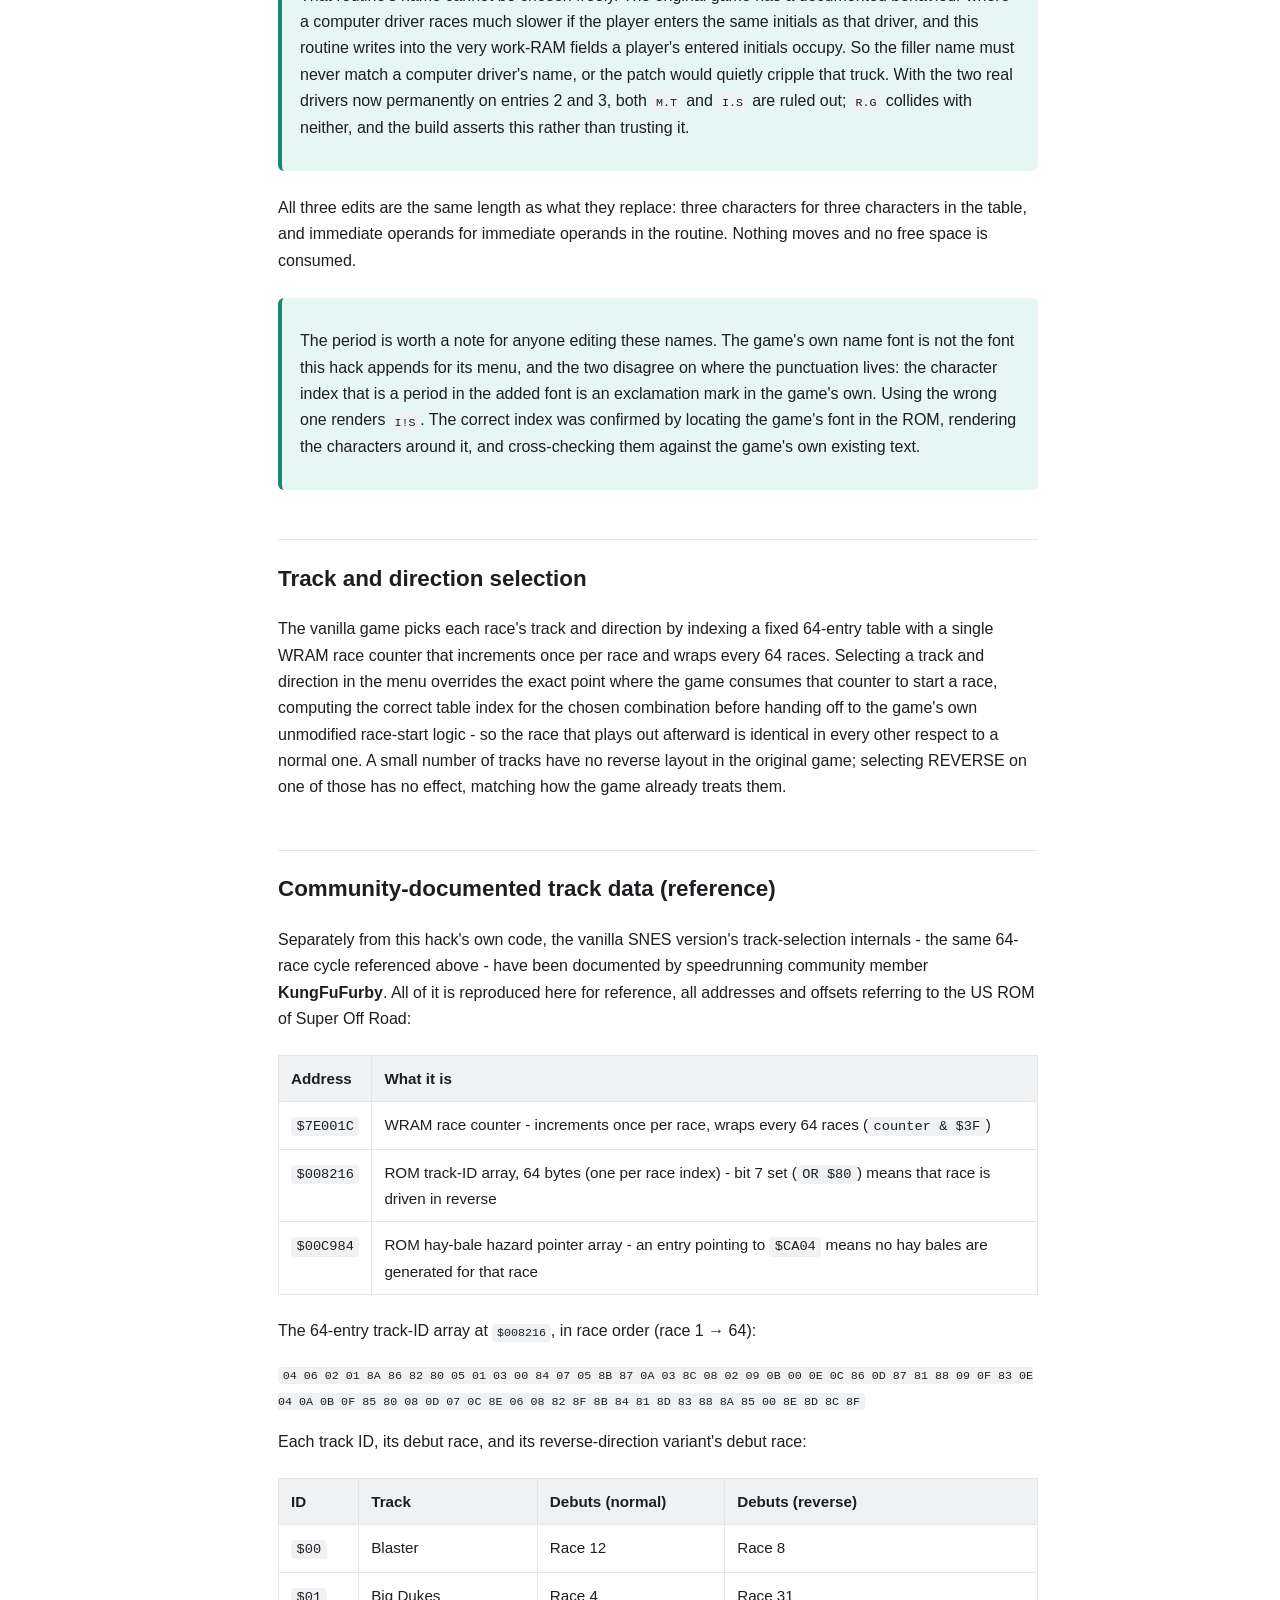
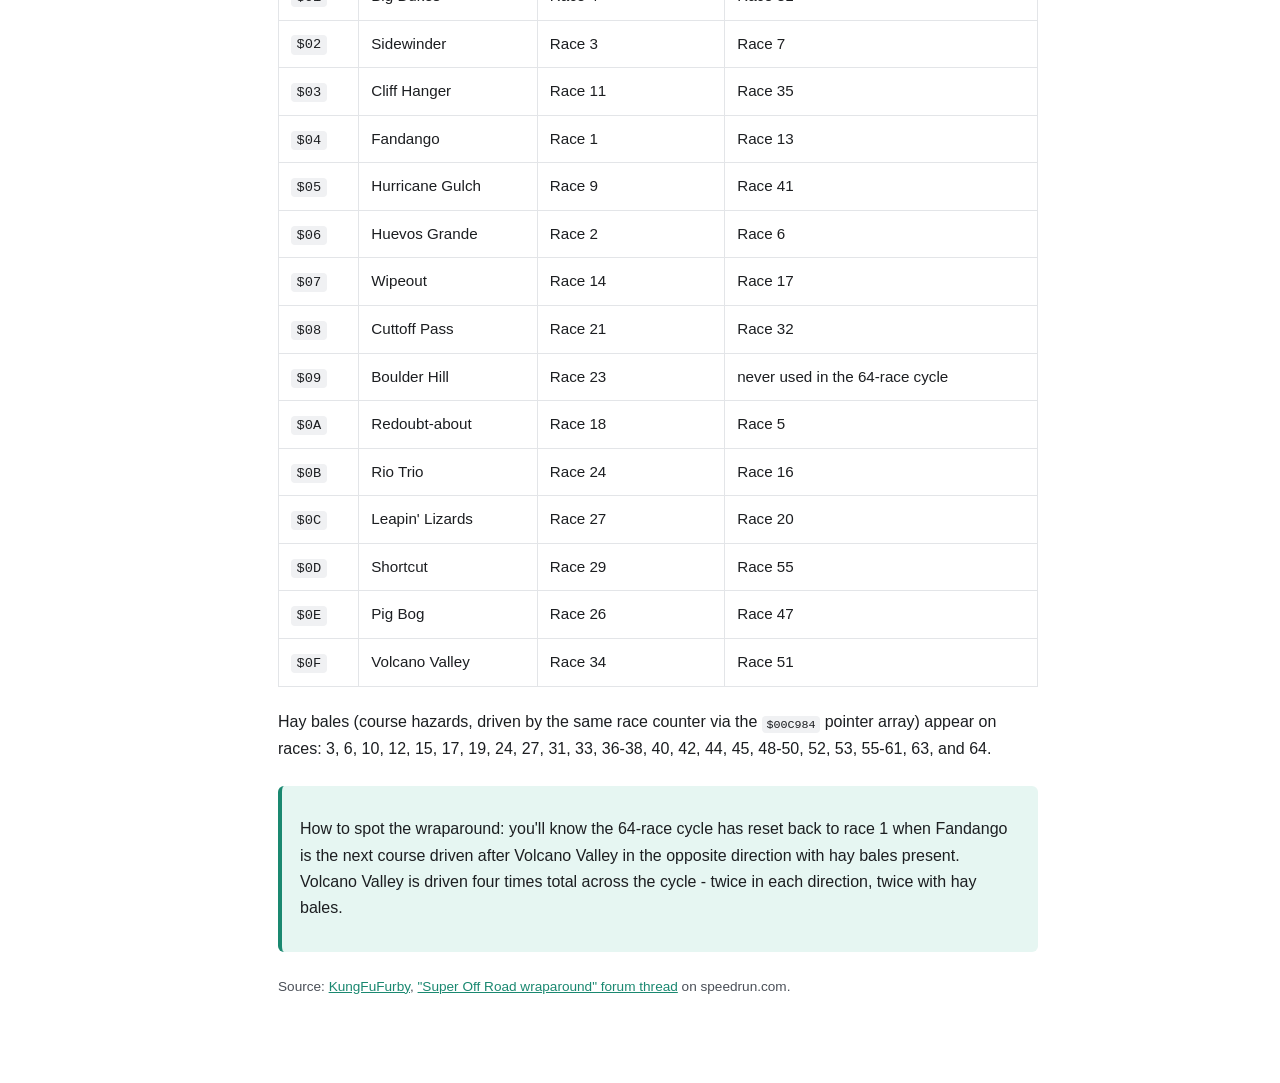
<file: pages/technical-overview.html>
<!doctype html>
<html lang="en">
<head>
<meta charset="utf-8">
<meta name="viewport" content="width=device-width, initial-scale=1">
<title>Technical Overview - Super Off Road Ultimate</title>
<link rel="stylesheet" href="../css/style.css">
<script src="../js/theme-toggle.js"></script>
</head>
<body>
<header class="navbar">
  <div class="navbar-inner">
    <a class="navbar-brand" href="../index.html" aria-label="Super Off Road Ultimate">
      <img class="navbar-logo logo-light" src="../assets/img/logo-header-light.png" alt="Super Off Road Ultimate">
      <img class="navbar-logo logo-dark" src="../assets/img/logo-header-dark.png" alt="Super Off Road Ultimate">
    </a>
    <div class="navbar-right">
      <button class="theme-toggle" aria-label="Toggle dark mode">
        <svg class="icon-sun" viewBox="0 0 24 24" fill="none" stroke="currentColor" stroke-width="2" stroke-linecap="round"><circle cx="12" cy="12" r="4"/><path d="M12 2v2M12 20v2M4.93 4.93l1.41 1.41M17.66 17.66l1.41 1.41M2 12h2M20 12h2M4.93 19.07l1.41-1.41M17.66 6.34l1.41-1.41"/></svg>
        <svg class="icon-moon" viewBox="0 0 24 24" fill="currentColor"><path d="M21 12.79A9 9 0 1111.21 3 7 7 0 0021 12.79z"/></svg>
      </button>
    </div>
  </div>
</header>

<div class="layout">
  <nav class="sidebar">
    <div class="sidebar-label">Docs</div>
    <a href="../index.html">Romhack Overview</a>
    <a href="technical-overview.html" aria-current="page">Technical Overview</a>
    <a href="history.html">History</a>
  </nav>

  <main>
  <div class="doc-content">
    <h1>Technical Overview</h1>
    <p class="tagline">This document explains how the hack is built, for anyone who wants to understand or extend it.</p>

    <h2 id="boot-hook">Boot hook</h2>
    <p>The reset vector is redirected to custom code. That code first replays the original game's own boot-init bytes verbatim (CPU native-mode/stack/direct-page setup, the original PPU BG-mode/tilemap/CHR register writes, both of the game's own original init subroutine calls), then continues into the menu instead of jumping straight to the title screen. Because this runs before the title screen exists at all, there's no interaction with any other in-game screen - the menu owns the whole frame until "START GAME" hands control back to the untouched vanilla boot flow at the exact point it would normally have continued.</p>

    <h2 id="menu-rendering">Menu rendering</h2>
    <p>The menu is drawn on the BG3 background layer, which is unused by the game at this point in boot. A small custom font (one tile per character, reusing the same tile format as the game's own shop-menu font) is DMA'd into VRAM, along with several palettes: normal text, a highlighted cursor color, and colors sampled directly from the real title screen's own art (used for the animated "ULTIMATE" title lettering). The whole 32×32 BG3 tilemap is explicitly cleared at boot - the original boot path never touches BG3 at all, so any register or VRAM region it doesn't set up itself has to be initialized from scratch.</p>
    <p>Menu state (which row the cursor is on, each cheat toggle, the chosen track/direction/laps, per-row highlight color) lives in a dedicated block of WRAM (bank <code>$7F</code>) that vanilla code never reads or writes, so there's no risk of colliding with anything the game itself uses.</p>

    <h2 id="persistent-effects">Persistent effects (NMI hook)</h2>
    <p>The same code also installs itself at both NMI vectors (native and emulation mode) for the lifetime of the ROM. Before "START GAME" is pressed, the NMI hook's only job is signalling the menu loop that a new frame has started. After "START GAME", every single frame it:</p>
    <ul>
      <li>Re-writes the player's money/nitro/stat values if their respective toggle is on, so spending or losing them in-game has no lasting effect - they're restored right back on the next frame.</li>
      <li>Applies the direction/track/lap configuration chosen in the menu.</li>
      <li>Writes the finish threshold for the chosen race length, and holds the player's lap counter on the final lap if "LAST LAP" is on.</li>
      <li>Patches the race HUD's border tiles in video memory, so the second lap digit has somewhere to show through - but only while a race is actually on screen.</li>
      <li>Counts the race clock past the point where the game's own timer stops.</li>
    </ul>
    <p>The last three are described in their own sections below. Note that the two heavier pieces of work - producing both lap digits, and building the timer readout - are deliberately <em>not</em> done from here; they run inside the game's own render path instead, for reasons covered under the lap counter.</p>

    <h2 id="laps-and-finish">Race length (LAPS) and the finish condition</h2>
    <p>The vanilla game checks for a race finish with a hardcoded comparison against a fixed lap count, duplicated at two separate points in its own code. That comparison is patched to instead read a WRAM byte that the menu sets from whatever LAPS value was chosen, so any race length from 01 to 99 laps finishes correctly - not just the original hardcoded length.</p>
    <div class="callout">
      <p>Finishing an N-lap race requires the game's internal lap-position counter to actually reach N+1 (so a 4-lap race's true finish value is 5). That is what makes the win and placement logic fire, and it is left completely untouched - the counter is never frozen or clamped for game-logic purposes. Only what is <em>drawn</em> is adjusted, and since the readout now carries two digits it reads correctly for every race length the menu offers. At the maximum setting of 99 the true finish value is 100, which is three digits, so the readout shows <code>00</code> for that single instant before the race ends. That is a deliberate choice rather than an oversight: a third digit would not fit the panel, and the moment it appears the race is already over.</p>
    </div>

    <h2 id="last-lap">Freezing the last lap</h2>
    <p>Turning on "LAST LAP" stops the lap-position counter from advancing past whatever LAPS is currently set to, so the race behaves as if the player is permanently on the final lap - this works correctly at any race length from 01 to 99, not just the default.</p>
    <p>One detail matters for correctness rather than display. Crossing the finish line trades a checkpoint-progress reset for a lap increment, and the final standings are sorted on lap count first and checkpoint progress second. Holding the lap counter down across that moment would keep the reset but cancel the increment, which sorts the player last and turns a win into a loss. The freeze is therefore gated on the game's own "this race has been decided" flag, so it stops the instant the race is settled and the game's untouched placement logic sees exactly the values it expects.</p>

    <h2 id="lap-counter">Two-digit lap counter</h2>
    <p>Two separate limits apply here: <strong>4 is the gameplay limit</strong> - every vanilla race is four laps, and it is over the moment a fifth would start - and <strong>9 is the rendering limit</strong>, because the vanilla HUD reads each racer's lap counter and draws it as a single digit. The one per-frame routine that performs that read is replaced. The replacement splits the raw counter into tens and ones with a short repeated-subtraction divide and writes both digits in the same call, deriving the ones digit from the remainder the divide has already produced.</p>
    <p>Doing it in that one routine is deliberate. An earlier design called out to this code from the NMI handler instead, and that was confirmed on hardware to cause universal graphical corruption and broken input from the very first screen - traced to the call itself rather than to anything it did. Everything now happens inline in the render path, with no NMI involvement at all.</p>
    <p>The tens digit also needs somewhere to be visible: the HUD panel's border artwork sits in front of it. Transparent windows are cut into copies of those border tiles and written into video memory while a race is on screen, on a DMA channel the game is not using at that moment. Whether to write them is gated by a keepalive byte that the digit routine refreshes every frame it runs. Leaving the race, or a start or finish animation taking over the screen, simply stops those calls; the byte decays to zero and the patching stops by itself, so nothing is written over a screen that is not the race HUD.</p>

    <h2 id="race-timer">Race timer beyond 99.9 seconds</h2>
    <p>The vanilla race clock is total race time, not per-lap, and it saturates. Its storage is two bytes: one holding tens of seconds, the other a packed value carrying ones of seconds and tenths. Both stop at their maximum and the display sits frozen at 99.9 for the remainder of the race. A full sweep of work RAM across a long race found no other byte still increasing after the display froze, so there is no larger hidden value to read - the counter genuinely saturates, and any overflow has to be counted separately.</p>
    <p>The hack latches the moment saturation begins, seeds its own counter at 99 so the number already on screen simply continues, and counts frames from there at 60 per second. The latch also makes the whole thing self-correcting: any frame on which the game is not saturated resets it, so a new race or a restart needs no special handling. The seed is offset by the six frames that remain between 99.9 and the hundredth second, because starting from zero made the switch to "100" arrive a full second late.</p>
    <p>The readout becomes three whole-second digits, counting up to 999 seconds - that is 16 minutes and 39 seconds, longer than a 99-lap race takes to drive. Vanilla's timer row already contains four sprites: tens of seconds, ones of seconds, the decimal point, and tenths. The decimal point being a sprite of its own is what makes this cheap, because three digits can reuse those existing slots and none has to be created. Their positions are computed relative to the game's own live sprite data rather than from a fixed table, because the panel's origin moves from track to track while its internal spacing does not.</p>
    <p>Two alternatives were built and rejected on hardware. A four-digit version left a visible transparent gap on the left when the leading digit was blank, and its rightmost digit was clipped by the panel frame. A minutes-and-seconds format was rejected because the dot would have meant two different things either side of the switch - a decimal point in "99.9" and a minute separator in "1.40" - so the number would appear to shrink and read as though the clock had reset.</p>

    <h2 id="flagman">The flagman's final-lap check</h2>
    <p>A short routine runs on every lap increment, from both of the places the game detects a finish-line crossing, and it starts the tower marshal's flag-wave animation when the crossing racer reaches the final lap. It decides that with a hardcoded comparison against the original game's own race length, and it holds the only write in the ROM that starts that animation.</p>
    <p>Because this hack makes the race length adjustable, that constant became wrong: at longer race lengths every lap from the fourth onward satisfied it, so the flag was waved at every crossing for the rest of the race. The routine now compares against the live race length instead, one below the finish threshold the menu already sets, so the wave happens on the real final lap. At the original race length the comparison resolves to exactly the value that was hardcoded before, so the behaviour there is unchanged.</p>
    <p>The corrected routine did not fit in the space the original occupied, so the original body is replaced by a call out to the free ROM area where the rest of the injected code lives, and the vacated bytes are filled with no-ops. The routine's last byte is deliberately left as the original return instruction, so that even an entry point the analysis did not find would return harmlessly instead of running into the animation code that follows it.</p>

    <h2 id="racer-names">Racer names</h2>
    <p>The game keeps its four driver names in a single twelve-byte table that is copied wholesale into work RAM during race setup, three characters per driver, so a driver's name is simply its index into that block. Two of its four entries are rewritten in place, so in the patched ROM the table reads <code>LND</code>, <code>ALP</code>, <code>M.T</code>, <code>I.S</code>: entry 3 was <code>M.T</code> and becomes <code>I.S</code>, and entry 2 was <code>JON</code> and becomes <code>M.T</code>.</p>
    <div class="callout">
      <p>The table is not the roster you see on screen. Entries 0 and 1 are the two human-capable slots, so name entry overwrites them - <code>LND</code> and <code>ALP</code> are only defaults sitting in ROM, replaced by whatever the players type or by <code>---</code> for a slot nobody claims. Entries 2 and 3 are the two slots that are always computer-controlled, and they are the only ones that appear exactly as written. That is precisely why both real drivers were put there: those two trucks are on the grid in every single race. Read live from work RAM during a one-player race, the four fields hold the player's own name, <code>R.G</code>, <code>M.T</code> and <code>I.S</code>.</p>
    </div>
    <p>The third change is the routine that names an unclaimed human slot, which writes <code>R.G</code>. Its rule is that a field which is still all dashes gets the name, but only if the <em>other</em> field is not also all dashes. That distinction matters: before name entry both fields are dashes and must be left alone, whereas afterwards exactly the slot nobody claimed is dashes - which is the case worth naming. It works whichever slot the human used, and does nothing at all when two players have both entered names, since then there is no unused slot. It is called once per race from the race-start code, in main-loop context, because a long call out to this bank from the NMI handler is one of the things confirmed fatal on hardware.</p>
    <div class="callout">
      <p>That routine's name cannot be chosen freely. The original game has a documented behaviour where a computer driver races much slower if the player enters the same initials as that driver, and this routine writes into the very work-RAM fields a player's entered initials occupy. So the filler name must never match a computer driver's name, or the patch would quietly cripple that truck. With the two real drivers now permanently on entries 2 and 3, both <code>M.T</code> and <code>I.S</code> are ruled out; <code>R.G</code> collides with neither, and the build asserts this rather than trusting it.</p>
    </div>
    <p>All three edits are the same length as what they replace: three characters for three characters in the table, and immediate operands for immediate operands in the routine. Nothing moves and no free space is consumed.</p>
    <div class="callout">
      <p>The period is worth a note for anyone editing these names. The game's own name font is not the font this hack appends for its menu, and the two disagree on where the punctuation lives: the character index that is a period in the added font is an exclamation mark in the game's own. Using the wrong one renders <code>I!S</code>. The correct index was confirmed by locating the game's font in the ROM, rendering the characters around it, and cross-checking them against the game's own existing text.</p>
    </div>

    <h2 id="track-direction">Track and direction selection</h2>
    <p>The vanilla game picks each race's track and direction by indexing a fixed 64-entry table with a single WRAM race counter that increments once per race and wraps every 64 races. Selecting a track and direction in the menu overrides the exact point where the game consumes that counter to start a race, computing the correct table index for the chosen combination before handing off to the game's own unmodified race-start logic - so the race that plays out afterward is identical in every other respect to a normal one. A small number of tracks have no reverse layout in the original game; selecting REVERSE on one of those has no effect, matching how the game already treats them.</p>

    <h2 id="community-track-data">Community-documented track data (reference)</h2>
    <p>Separately from this hack's own code, the vanilla SNES version's track-selection internals - the same 64-race cycle referenced above - have been documented by speedrunning community member <strong>KungFuFurby</strong>. All of it is reproduced here for reference, all addresses and offsets referring to the US ROM of Super Off Road:</p>
    <table>
      <thead>
        <tr><th>Address</th><th>What it is</th></tr>
      </thead>
      <tbody>
        <tr><td><code>$7E001C</code></td><td>WRAM race counter - increments once per race, wraps every 64 races (<code>counter &amp; $3F</code>)</td></tr>
        <tr><td><code>$008216</code></td><td>ROM track-ID array, 64 bytes (one per race index) - bit 7 set (<code>OR $80</code>) means that race is driven in reverse</td></tr>
        <tr><td><code>$00C984</code></td><td>ROM hay-bale hazard pointer array - an entry pointing to <code>$CA04</code> means no hay bales are generated for that race</td></tr>
      </tbody>
    </table>

    <p>The 64-entry track-ID array at <code>$008216</code>, in race order (race 1 → 64):</p>
    <p><code>04 06 02 01 8A 86 82 80 05 01 03 00 84 07 05 8B 87 0A 03 8C 08 02 09 0B 00 0E 0C 86 0D 87 81 88 09 0F 83 0E 04 0A 0B 0F 85 80 08 0D 07 0C 8E 06 08 82 8F 8B 84 81 8D 83 88 8A 85 00 8E 8D 8C 8F</code></p>

    <p>Each track ID, its debut race, and its reverse-direction variant's debut race:</p>
    <table>
      <thead>
        <tr><th>ID</th><th>Track</th><th>Debuts (normal)</th><th>Debuts (reverse)</th></tr>
      </thead>
      <tbody>
        <tr><td><code>$00</code></td><td>Blaster</td><td>Race 12</td><td>Race 8</td></tr>
        <tr><td><code>$01</code></td><td>Big Dukes</td><td>Race 4</td><td>Race 31</td></tr>
        <tr><td><code>$02</code></td><td>Sidewinder</td><td>Race 3</td><td>Race 7</td></tr>
        <tr><td><code>$03</code></td><td>Cliff Hanger</td><td>Race 11</td><td>Race 35</td></tr>
        <tr><td><code>$04</code></td><td>Fandango</td><td>Race 1</td><td>Race 13</td></tr>
        <tr><td><code>$05</code></td><td>Hurricane Gulch</td><td>Race 9</td><td>Race 41</td></tr>
        <tr><td><code>$06</code></td><td>Huevos Grande</td><td>Race 2</td><td>Race 6</td></tr>
        <tr><td><code>$07</code></td><td>Wipeout</td><td>Race 14</td><td>Race 17</td></tr>
        <tr><td><code>$08</code></td><td>Cuttoff Pass</td><td>Race 21</td><td>Race 32</td></tr>
        <tr><td><code>$09</code></td><td>Boulder Hill</td><td>Race 23</td><td>never used in the 64-race cycle</td></tr>
        <tr><td><code>$0A</code></td><td>Redoubt-about</td><td>Race 18</td><td>Race 5</td></tr>
        <tr><td><code>$0B</code></td><td>Rio Trio</td><td>Race 24</td><td>Race 16</td></tr>
        <tr><td><code>$0C</code></td><td>Leapin' Lizards</td><td>Race 27</td><td>Race 20</td></tr>
        <tr><td><code>$0D</code></td><td>Shortcut</td><td>Race 29</td><td>Race 55</td></tr>
        <tr><td><code>$0E</code></td><td>Pig Bog</td><td>Race 26</td><td>Race 47</td></tr>
        <tr><td><code>$0F</code></td><td>Volcano Valley</td><td>Race 34</td><td>Race 51</td></tr>
      </tbody>
    </table>

    <p>Hay bales (course hazards, driven by the same race counter via the <code>$00C984</code> pointer array) appear on races: 3, 6, 10, 12, 15, 17, 19, 24, 27, 31, 33, 36-38, 40, 42, 44, 45, 48-50, 52, 53, 55-61, 63, and 64.</p>

    <div class="callout">
      <p>How to spot the wraparound: you'll know the 64-race cycle has reset back to race 1 when Fandango is the next course driven after Volcano Valley in the opposite direction with hay bales present. Volcano Valley is driven four times total across the cycle - twice in each direction, twice with hay bales.</p>
    </div>

    <p style="color:var(--text-muted);font-size:0.85rem;">Source: <a href="https://www.speedrun.com/users/KungFuFurby" target="_blank" rel="noopener">KungFuFurby</a>, <a href="https://www.speedrun.com/ivan_ironman_stewarts_super_off_road_snes/forums/xmyy1" target="_blank" rel="noopener">"Super Off Road wraparound" forum thread</a> on speedrun.com.</p>

  </div>
  </main>
</div>
</body>
</html>
</file>
<file: css/style.css>
:root {
  --bg: #ffffff;
  --bg-alt: #f6f7f9;
  --sidebar-bg: #f6f7f9;
  --navbar-bg: #ffffff;
  --text: #1c1e21;
  --text-muted: #4a4f57;
  --border: #e3e5e8;
  --accent: #1a8870;
  --accent-bg: #e6f6f2;
  --code-bg: #f0f1f3;
  --table-header: #f0f1f3;
  --menu-hover: rgba(0, 0, 0, 0.05);
  --button-bg: #25c2a0;
  --button-text: #1c1e21;
}

:root[data-theme="dark"] {
  --bg: #1b1b1d;
  --bg-alt: #242526;
  --sidebar-bg: #1b1b1d;
  --navbar-bg: #1b1b1d;
  --text: #e3e3e3;
  --text-muted: #b0b3b8;
  --border: #3b3d40;
  --accent: #25c2a0;
  --accent-bg: #163b34;
  --code-bg: #2a2a2c;
  --table-header: #2a2a2c;
  --menu-hover: rgba(255, 255, 255, 0.05);
  --button-text: #fafafa;
}

@media (prefers-color-scheme: dark) {
  :root:not([data-theme="light"]) {
    --bg: #1b1b1d;
    --bg-alt: #242526;
    --sidebar-bg: #1b1b1d;
    --navbar-bg: #1b1b1d;
    --text: #e3e3e3;
    --text-muted: #b0b3b8;
    --border: #3b3d40;
    --accent: #25c2a0;
    --accent-bg: #163b34;
    --code-bg: #2a2a2c;
    --table-header: #2a2a2c;
    --menu-hover: rgba(255, 255, 255, 0.05);
    --button-text: #fafafa;
  }
}

* { box-sizing: border-box; }

html, body {
  margin: 0;
  font-family: -apple-system, BlinkMacSystemFont, "Segoe UI", Helvetica, Arial, sans-serif;
  background: var(--bg);
  color: var(--text);
  line-height: 1.65;
}

/* Navbar */
header.navbar {
  position: sticky;
  top: 0;
  z-index: 10;
  background: var(--navbar-bg);
  border-bottom: 1px solid var(--border);
}

.navbar-inner {
  display: flex;
  align-items: center;
  justify-content: space-between;
  padding: 0 20px;
  height: 60px;
}

.navbar-brand {
  font-weight: 700;
  font-size: 1.6rem;
  color: var(--text);
  text-decoration: none;
  display: flex;
  align-items: center;
  gap: 8px;
}

.navbar-logo {
  height: 34px;
  width: auto;
  display: block;
}

.navbar-brand .logo-dark { display: none; }
.navbar-brand .logo-light { display: block; }

:root[data-theme="dark"] .navbar-brand .logo-light { display: none; }
:root[data-theme="dark"] .navbar-brand .logo-dark { display: block; }

@media (prefers-color-scheme: dark) {
  :root:not([data-theme="light"]) .navbar-brand .logo-light { display: none; }
  :root:not([data-theme="light"]) .navbar-brand .logo-dark { display: block; }
}

.navbar-right {
  display: flex;
  align-items: center;
  gap: 16px;
}

/* Theme toggle */
.theme-toggle {
  border: none;
  background: transparent;
  color: var(--text);
  border-radius: 50%;
  width: 34px;
  height: 34px;
  display: flex;
  align-items: center;
  justify-content: center;
  cursor: pointer;
  padding: 0;
}

.theme-toggle:hover {
  background: var(--bg-alt);
}

.theme-toggle svg {
  width: 20px;
  height: 20px;
}

.theme-toggle .icon-moon { display: none; }
.theme-toggle .icon-sun { display: block; }

:root[data-theme="dark"] .theme-toggle .icon-moon { display: block; }
:root[data-theme="dark"] .theme-toggle .icon-sun { display: none; }

/* Layout: sidebar + content. The sidebar is flush against the left edge of
   the viewport, full-width; only the reading content inside <main> is
   centered to a comfortable line length. */
.layout {
  display: flex;
  width: 100%;
}

nav.sidebar {
  width: 230px;
  flex-shrink: 0;
  padding: 28px 16px;
  background: var(--sidebar-bg);
  border-right: 1px solid var(--border);
  position: sticky;
  top: 61px;
  height: calc(100vh - 61px);
  overflow-y: auto;
  align-self: flex-start;
}

nav.sidebar .sidebar-label {
  font-size: 0.75rem;
  text-transform: uppercase;
  letter-spacing: 0.04em;
  color: var(--text-muted);
  padding: 0 10px 8px;
}

nav.sidebar a {
  display: block;
  padding: 7px 10px;
  border-radius: 6px;
  color: var(--text);
  text-decoration: none;
  font-size: 0.92rem;
}

nav.sidebar a:hover {
  background: var(--menu-hover);
}

nav.sidebar a[aria-current="page"] {
  background: var(--menu-hover);
  color: var(--accent);
  font-weight: 600;
}

main {
  flex: 1;
  min-width: 0;
  padding: 40px 48px 100px;
  display: flex;
  justify-content: flex-start;
}

.doc-content {
  width: 100%;
  max-width: 760px;
}

.doc-content figure {
  margin: 1.5em 0;
}

.screenshot-gallery {
  display: flex;
  gap: 16px;
  align-items: flex-start;
}

.screenshot-gallery figure {
  margin: 1.5em 0 0;
  flex: 1;
  min-width: 0;
}

.screenshot-gallery img {
  width: 100%;
  height: auto;
  display: block;
}

@media (max-width: 700px) {
  .screenshot-gallery { flex-wrap: wrap; }
  .screenshot-gallery figure { flex: 1 1 100%; }
}

figcaption {
  color: var(--text-muted);
  font-size: 0.85rem;
  margin-top: 6px;
}

h1 { font-size: 2rem; margin-top: 0; }
h2 { font-size: 1.4rem; margin-top: 2.2em; border-top: 1px solid var(--border); padding-top: 0.9em; }

/* Jumping to an in-page anchor must not hide the heading behind the sticky
   navbar (60px + its 1px border = 61px, the same offset the sidebar uses).
   The extra 16px leaves the heading's own top rule visible rather than flush
   against the navbar. */
[id] { scroll-margin-top: 77px; }

p, li { color: var(--text); }

.tagline {
  color: var(--text-muted);
  margin-top: -0.6em;
}

table {
  width: 100%;
  border-collapse: collapse;
  margin: 1.5em 0;
  font-size: 0.95rem;
}

th, td {
  border: 1px solid var(--border);
  padding: 10px 12px;
  text-align: left;
  vertical-align: top;
}

th {
  background: var(--table-header);
  white-space: nowrap;
}

.menu-table td:nth-child(2) {
  white-space: nowrap;
}

code {
  background: var(--code-bg);
  padding: 0.15em 0.4em;
  border-radius: 4px;
  font-size: 0.9em;
}

.doc-content a:not(.button) {
  color: var(--accent);
}

.doc-content a:not(.button):hover {
  text-decoration: underline;
}

.callout {
  background: var(--accent-bg);
  border-left: 4px solid var(--accent);
  padding: 14px 18px;
  border-radius: 6px;
  margin: 1.5em 0;
}

.button {
  display: inline-block;
  background: var(--button-bg);
  color: var(--button-text);
  padding: 10px 20px;
  border-radius: 6px;
  text-decoration: none;
  font-weight: 600;
}

.button:hover { opacity: 0.9; }

footer.site-footer {
  padding: 24px 48px;
  color: var(--text-muted);
  font-size: 0.85rem;
  border-top: 1px solid var(--border);
}

@media (max-width: 700px) {
  .layout { flex-direction: column; }
  nav.sidebar { width: auto; height: auto; position: static; border-right: none; border-bottom: 1px solid var(--border); }
  main { padding: 28px 20px 60px; }
}
</file>
